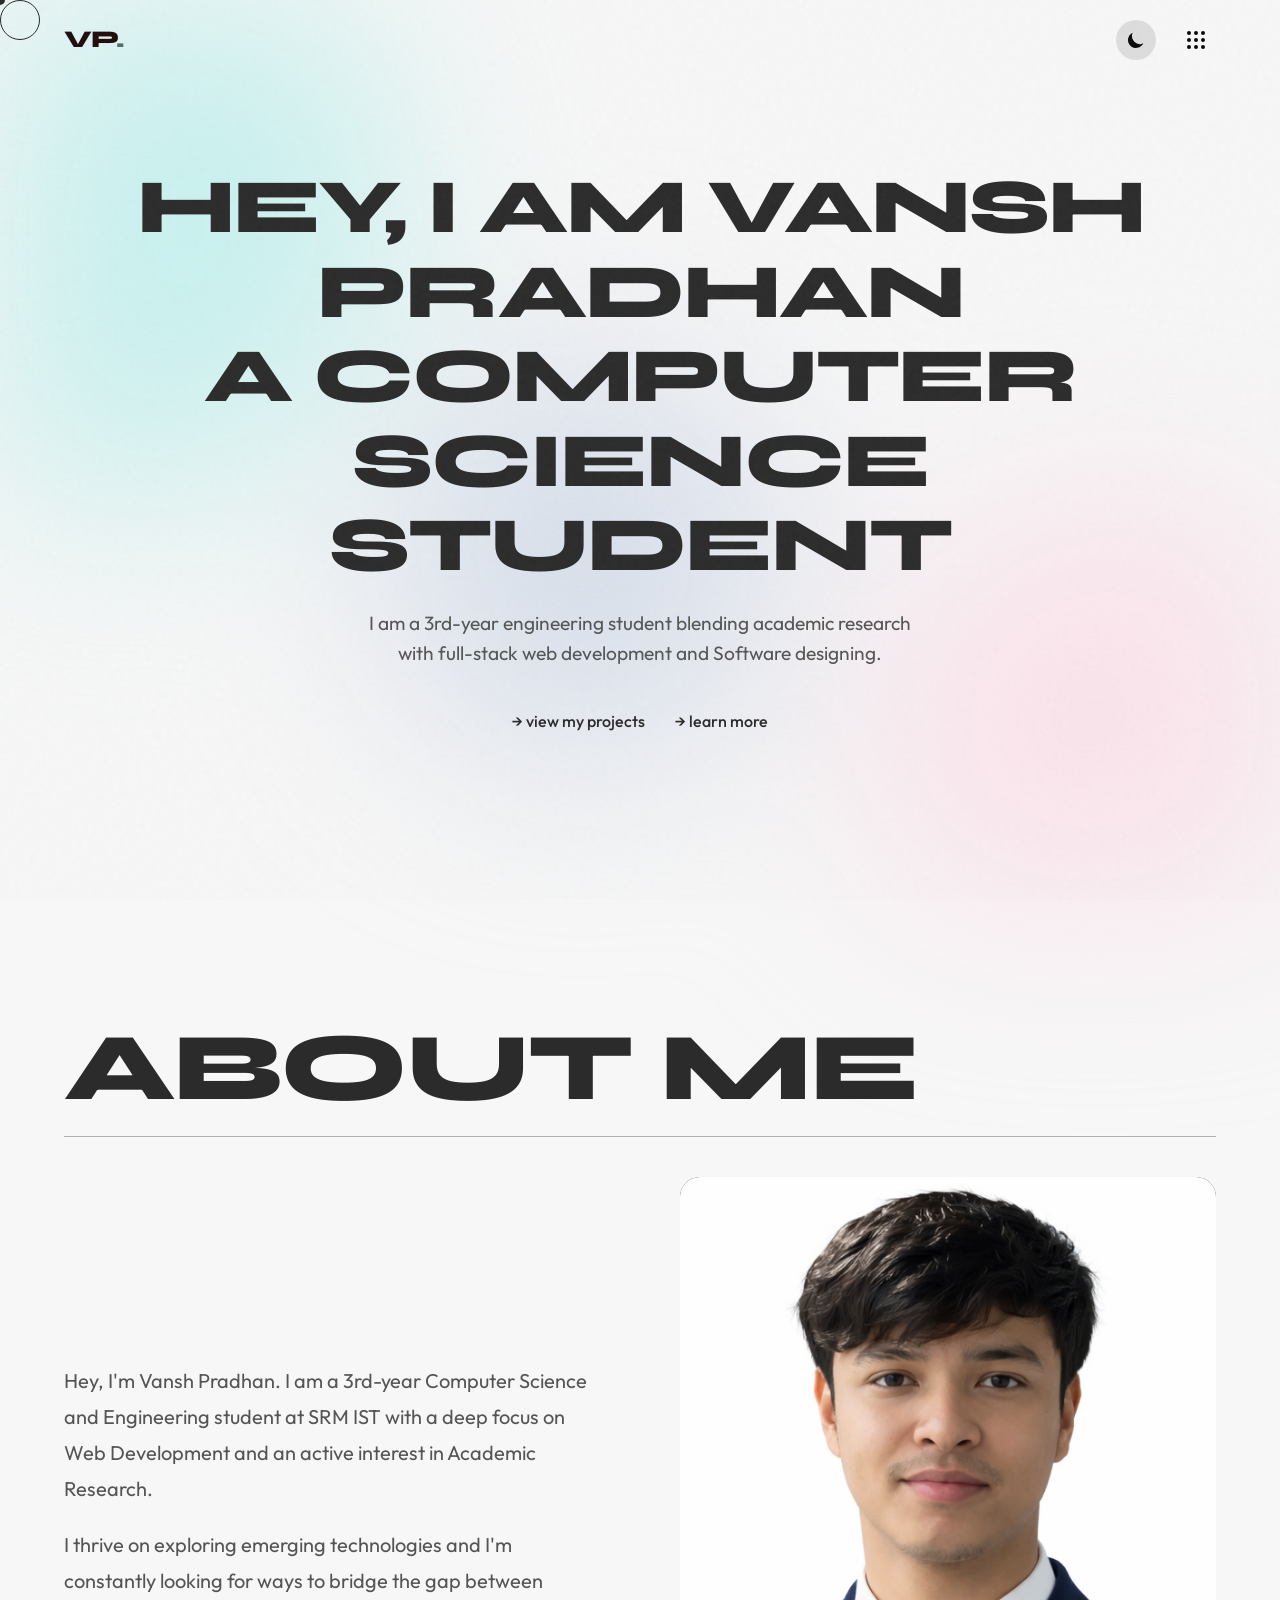
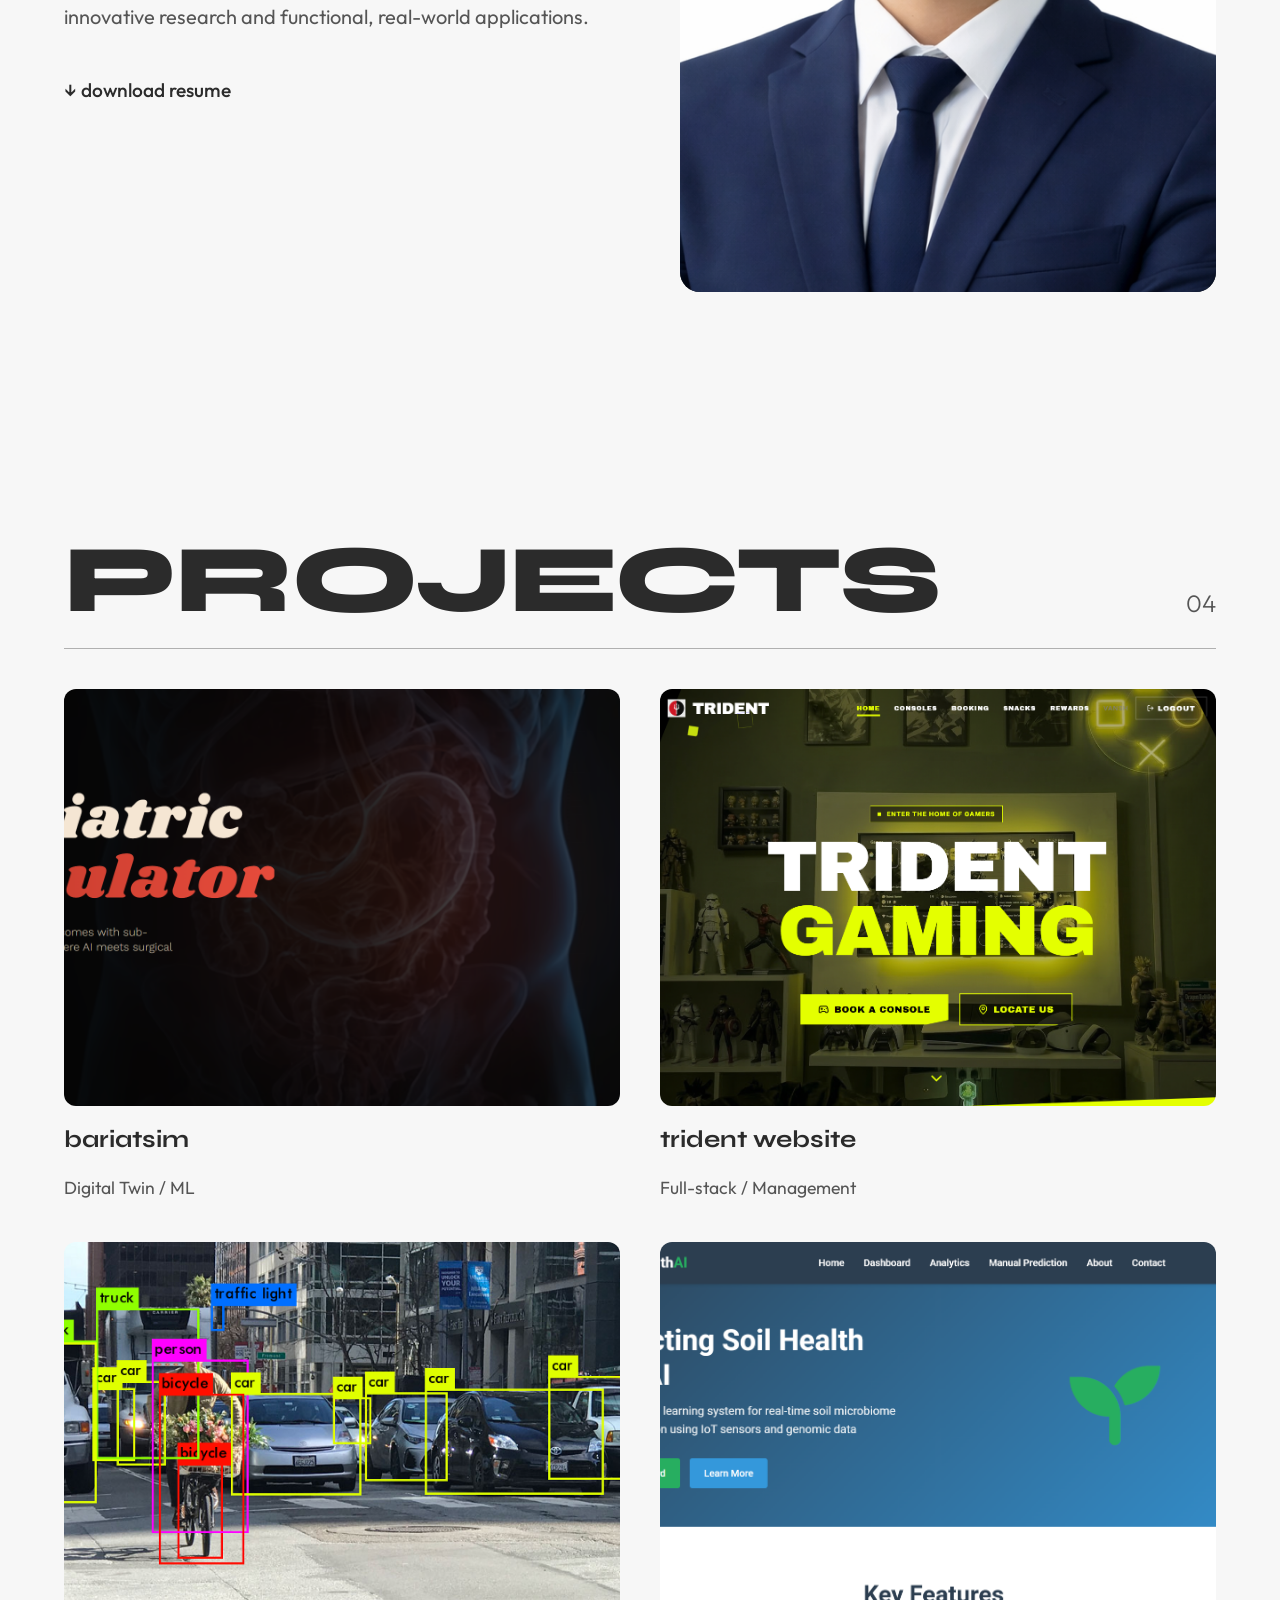
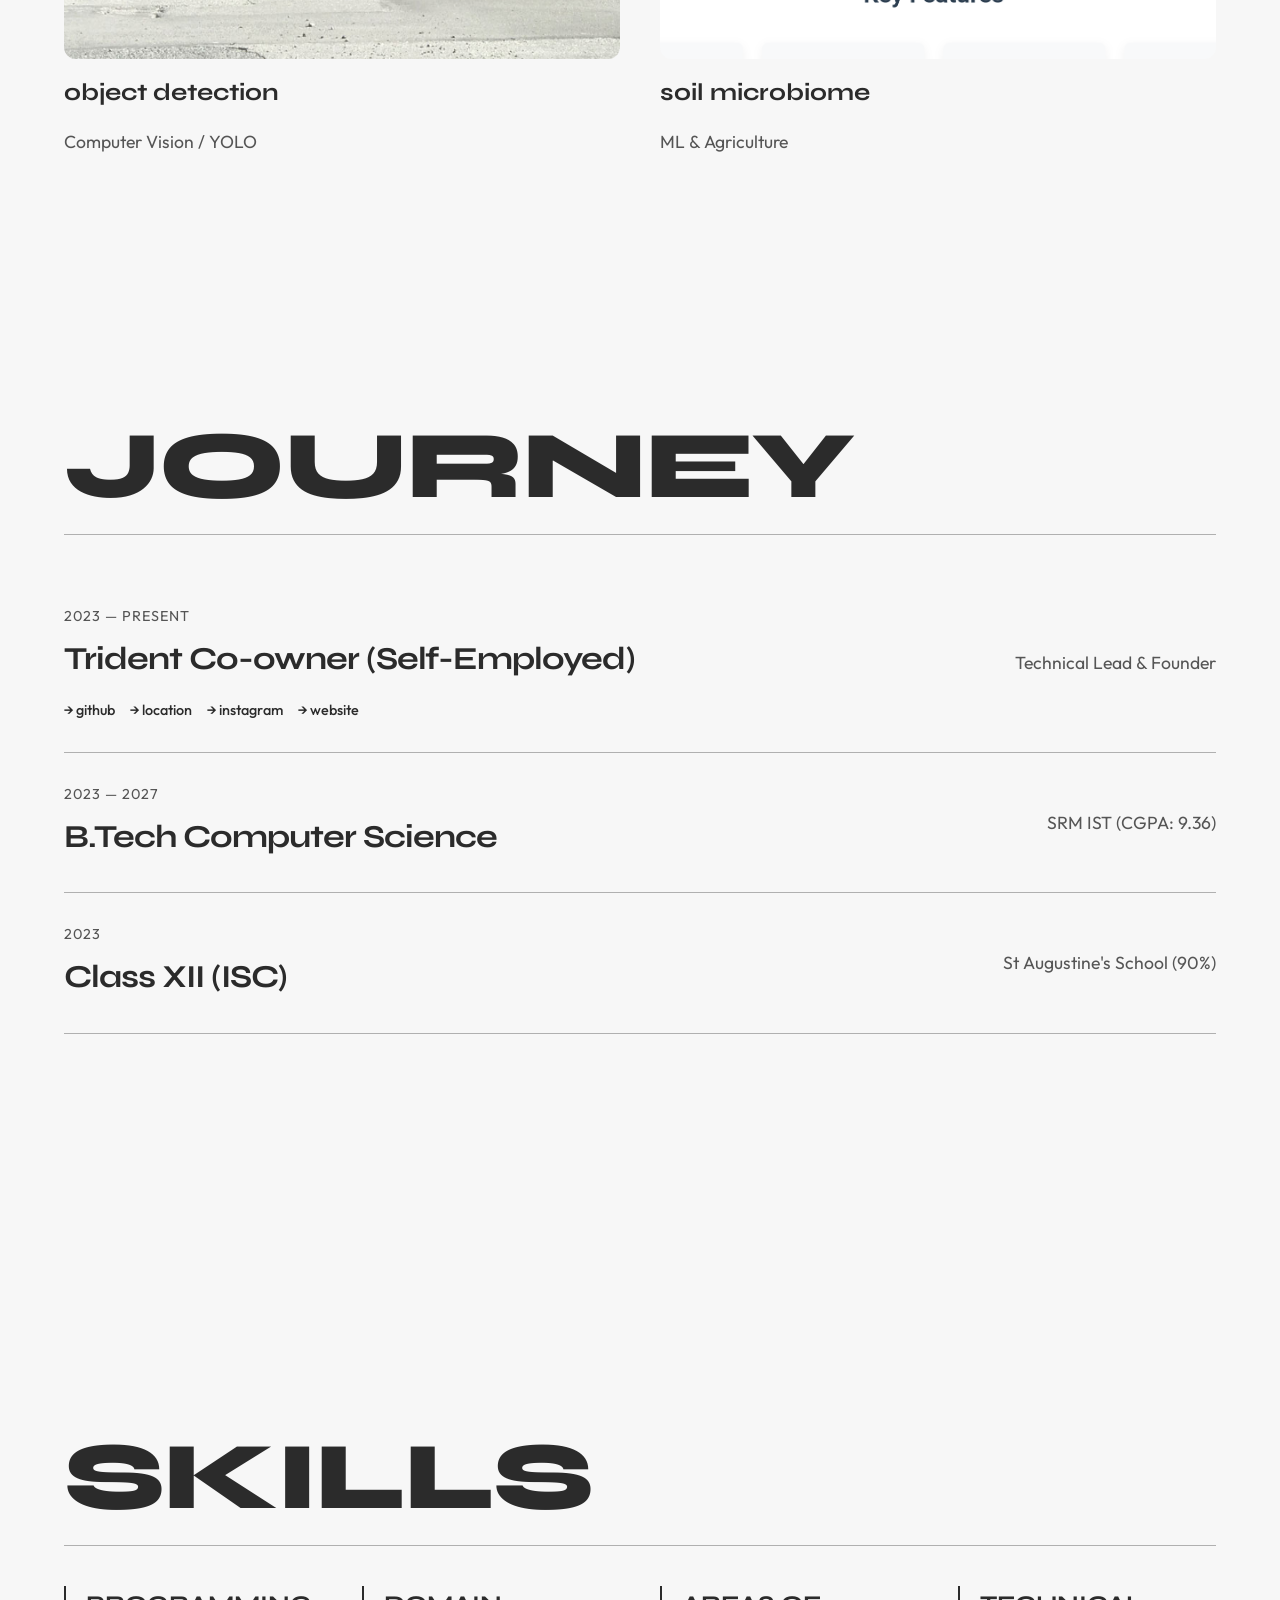
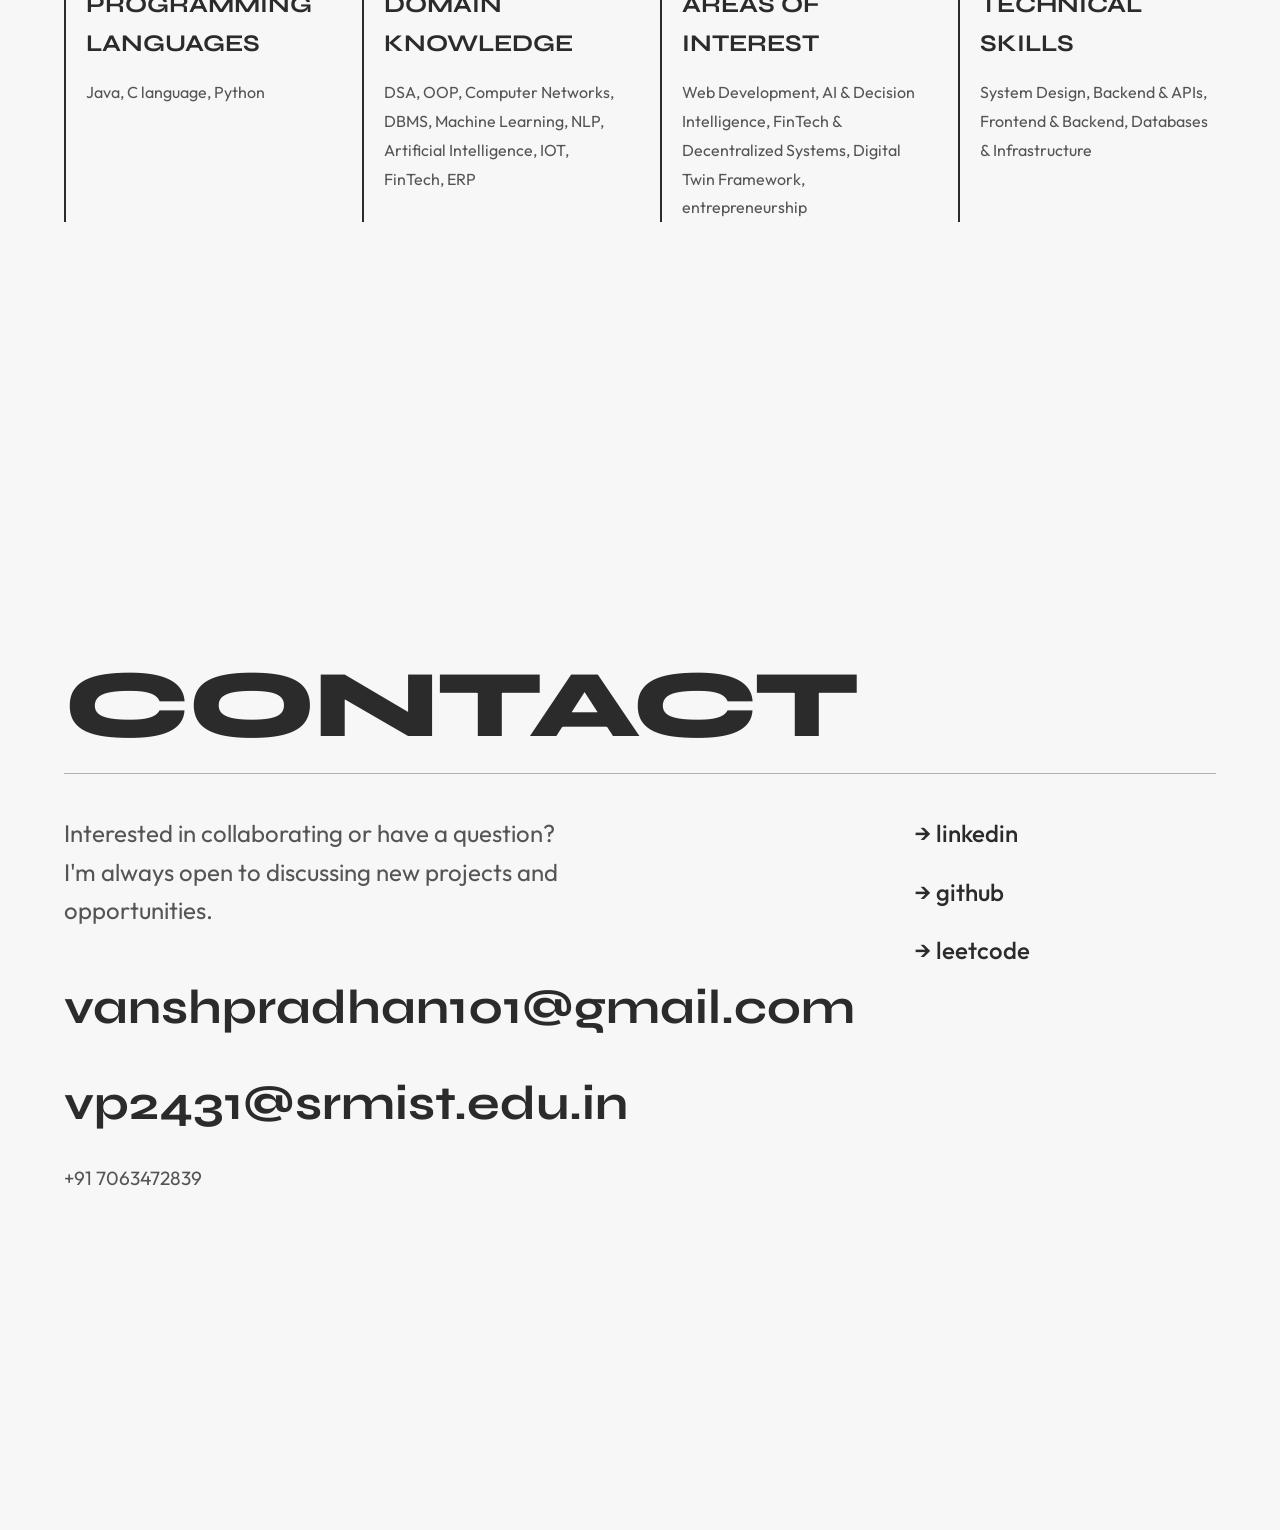
<file: index.html>
<!DOCTYPE html>
<html lang="en">
<head>
  <meta charset="UTF-8" />
  <meta name="viewport" content="width=device-width, initial-scale=1.0" />
  
  <!-- SEO & Search Indexing -->
  <meta name="google-site-verification" content="iEyz1sID57G2-86VmYLR84CkOBw5JmnvEfsdHnmLFp0" />
  <meta name="description" content="Portfolio of Vansh Pradhan, a Computer Science and Engineering student at SRM IST focusing on Web Development, ML, and Software Engineering."/>
  <meta name="keywords" content="Vansh Pradhan, Vansh Pradhan Portfolio, Software Engineer, Web Developer, SRM IST, Computer Science"/>
  
  <title>Vansh Pradhan | Portfolio</title>
  
  <link rel="preconnect" href="https://fonts.googleapis.com">
  <link rel="preconnect" href="https://fonts.gstatic.com" crossorigin>
  <!-- Using Syne for the wide, technical heading look, and Outfit for clean sans-serif body -->
  <link href="https://fonts.googleapis.com/css2?family=Outfit:wght@300;400;500;600&family=Syne:wght@600;700;800&display=swap" rel="stylesheet">
  
  <link rel="icon" type="image/png" href="assets/favicon.png?v=2">
  <link rel="stylesheet" href="css/style.css?v=2.5" />
</head>
<body class="light-theme">

  <!-- Grainy Noise Overlay -->
  <div class="noise"></div>

  <!-- Ambient Blobs -->
  <div class="blobs-container">
    <div class="blob blob-1"></div>
    <div class="blob blob-2"></div>
    <div class="blob blob-3"></div>
  </div>

  <!-- Custom Cursor -->
  <div class="cursor" id="cursor"></div>
  <div class="cursor-follower" id="cursor-follower"></div>

  <!-- Header & Navigation Trigger -->
  <header class="header">
    <a href="#home" class="logo" data-hover>VP<span class="dot">.</span></a>
    
    <div class="header-controls">
      <button class="theme-toggle" id="themeToggle" data-hover aria-label="Toggle Dark Mode">
        <svg fill="currentColor" viewBox="0 0 20 20" class="moon-icon"><path d="M17.293 13.293A8 8 0 016.707 2.707a8.001 8.001 0 1010.586 10.586z"></path></svg>
      </button>
      
      <!-- 9-dot grid menu button -->
      <button class="menu-btn" id="menuBtn" data-hover aria-label="Open Menu">
        <div class="menu-grid">
          <span></span><span></span><span></span>
          <span></span><span></span><span></span>
          <span></span><span></span><span></span>
        </div>
      </button>
    </div>
  </header>

  <!-- Fullscreen Navigation Menu -->
  <div class="nav-overlay" id="navOverlay">
    <div class="nav-content">
      <ul class="nav-links">
        <li><a href="#about" class="nav-link" data-hover><span class="nav-num">[01]</span> About</a></li>
        <li><a href="#projects" class="nav-link" data-hover><span class="nav-num">[02]</span> Projects</a></li>
        <li><a href="#journey" class="nav-link" data-hover><span class="nav-num">[03]</span> Journey</a></li>
        <li><a href="#skills" class="nav-link" data-hover><span class="nav-num">[04]</span> Skills</a></li>
        <li><a href="certifications.html" class="nav-link" data-hover><span class="nav-num">[05]</span> Certifications</a></li>
        <li><a href="#contact" class="nav-link" data-hover><span class="nav-num">[06]</span> Contact</a></li>
      </ul>
    </div>
  </div>

  <!-- Main Content Wrapper -->
  <main class="main-content" id="smooth-wrapper">
    
    <!-- HOME HERO -->
    <section class="section hero" id="home">
      <div class="container hero-container">
        <h1 class="hero-title reveal">
          HEY, I AM <span class="highlight">VANSH PRADHAN</span><br>
          A COMPUTER SCIENCE STUDENT <br>
        </h1>
        <p class="hero-subtitle reveal delay-1">
          I am a 3rd-year engineering student blending academic research <br> with full-stack web development and Software designing.
        </p>
        <div class="hero-links reveal delay-2">
          <a href="#projects" data-hover class="arrow-link">→ view my projects</a>
          <a href="#about" data-hover class="arrow-link">→ learn more</a>
        </div>
      </div>
    </section>

    <!-- ABOUT -->
    <section class="section about" id="about">
      <div class="container">
        <h2 class="section-title reveal">ABOUT ME</h2>
        <div class="section-divider reveal"></div>
        <div class="about-grid">
          <div class="about-text reveal delay-1">
            <p>
              Hey, I'm Vansh Pradhan. I am a 3rd-year Computer Science and Engineering student at SRM IST with a deep focus on Web Development and an active interest in Academic Research.
            </p>
            <p>
              I thrive on exploring emerging technologies and I'm constantly looking for ways to bridge the gap between innovative research and functional, real-world applications.
            </p>
            <div class="about-actions">
              <a href="assets/resume.pdf" target="_blank" data-hover class="arrow-link down-arrow">↓ download resume</a>
            </div>
          </div>
          <div class="about-image reveal delay-2">
            <div class="image-wrapper">
              <img src="assets/profile.png" alt="Vansh Pradhan" class="profile-photo" />
            </div>
          </div>
        </div>
      </div>
    </section>

    <!-- PROJECTS -->
    <section class="section projects" id="projects">
      <div class="container">
        <div class="section-header-row reveal">
          <h2 class="section-title">PROJECTS</h2>
          <span class="item-count">04</span>
        </div>
        <div class="section-divider reveal"></div>
        
        <div class="projects-grid">
          <!-- Project 1 -->
          <div class="project-card reveal">
            <a href="https://github.com/vanshpradhan/Digital-Twining-Of-Bariatric-Surgery-Outcome-Simulation" target="_blank" class="project-image-link" data-hover>
              <img src="assets/project-bariatsim.png" alt="BariatSim" class="project-image" onerror="this.src='data:image/svg+xml;utf8,<svg xmlns=\'http://www.w3.org/2000/svg\' width=\'100%\' height=\'100%\'><rect width=\'100%\' height=\'100%\' fill=\'%23e0e0e0\'/><text x=\'50%\' y=\'50%\' font-family=\'sans-serif\' font-size=\'20px\' fill=\'%23888\' text-anchor=\'middle\' dy=\'.3em\'>BariatSim Photo</text></svg>'"/>
            </a>
            <h3 class="project-title">bariatsim</h3>
            <span class="project-category">Digital Twin / ML</span>
          </div>
          
          <!-- Project 2 -->
          <div class="project-card reveal delay-1">
            <a href="https://github.com/vanshpradhan/Trident-gaming" target="_blank" class="project-image-link" data-hover>
              <img src="assets/project-trident.png" alt="Trident Website" class="project-image" onerror="this.src='data:image/svg+xml;utf8,<svg xmlns=\'http://www.w3.org/2000/svg\' width=\'100%\' height=\'100%\'><rect width=\'100%\' height=\'100%\' fill=\'%23e0e0e0\'/><text x=\'50%\' y=\'50%\' font-family=\'sans-serif\' font-size=\'20px\' fill=\'%23888\' text-anchor=\'middle\' dy=\'.3em\'>Trident Photo</text></svg>'"/>
            </a>
            <h3 class="project-title">trident website</h3>
            <span class="project-category">Full-stack / Management</span>
          </div>

          <!-- Project 3 -->
          <div class="project-card reveal">
            <a href="https://github.com/vanshpradhan/object-detection" target="_blank" class="project-image-link" data-hover>
              <img src="assets/project-object.png" alt="Object Detection" class="project-image" onerror="this.src='data:image/svg+xml;utf8,<svg xmlns=\'http://www.w3.org/2000/svg\' width=\'100%\' height=\'100%\'><rect width=\'100%\' height=\'100%\' fill=\'%23e0e0e0\'/><text x=\'50%\' y=\'50%\' font-family=\'sans-serif\' font-size=\'20px\' fill=\'%23888\' text-anchor=\'middle\' dy=\'.3em\'>Object Detection Photo</text></svg>'"/>
            </a>
            <h3 class="project-title">object detection</h3>
            <span class="project-category">Computer Vision / YOLO</span>
          </div>

          <!-- Project 4 -->
          <div class="project-card reveal delay-1">
            <a href="https://github.com/vanshpradhan/Soil-Microbiome-health-prediction" target="_blank" class="project-image-link" data-hover>
              <img src="assets/project-soil.png" alt="Soil Microbiome" class="project-image" onerror="this.src='data:image/svg+xml;utf8,<svg xmlns=\'http://www.w3.org/2000/svg\' width=\'100%\' height=\'100%\'><rect width=\'100%\' height=\'100%\' fill=\'%23e0e0e0\'/><text x=\'50%\' y=\'50%\' font-family=\'sans-serif\' font-size=\'20px\' fill=\'%23888\' text-anchor=\'middle\' dy=\'.3em\'>Soil Microbiome Photo</text></svg>'"/>
            </a>
            <h3 class="project-title">soil microbiome</h3>
            <span class="project-category">ML & Agriculture</span>
          </div>
        </div>
      </div>
    </section>

    <!-- JOURNEY (Experience + Education) -->
    <section class="section journey" id="journey">
      <div class="container">
        <h2 class="section-title reveal">JOURNEY</h2>
        <div class="section-divider reveal"></div>
        
        <div class="list-container">
          <!-- Experience -->
          <div class="list-item reveal">
            <div class="list-left">
              <span class="list-date">2023 — Present</span>
              <h3 class="list-title">Trident Co-owner (Self-Employed)</h3>
              <div style="display: flex; gap: 15px; margin-top: 10px; flex-wrap: wrap;">
                <a href="https://github.com/vanshpradhan/Trident-gaming" target="_blank" data-hover class="arrow-link" style="font-size: 0.9rem;">→ Github</a>
                <a href="https://share.google/cKbmFhXZz9YK1iKC4" target="_blank" data-hover class="arrow-link" style="font-size: 0.9rem;">→ Location</a>
                <a href="https://www.instagram.com/tridentcafe_official/?hl=en" target="_blank" data-hover class="arrow-link" style="font-size: 0.9rem;">→ Instagram</a>
                <a href="https://trident-gaming-cafe.onrender.com/" target="_blank" data-hover class="arrow-link" style="font-size: 0.9rem;">→ Website</a>
              </div>
            </div>
            <div class="list-right">
              <span class="list-category">Technical Lead & Founder</span>
            </div>
          </div>

          <!-- Education 1 -->
          <div class="list-item reveal">
            <div class="list-left">
              <span class="list-date">2023 — 2027</span>
              <h3 class="list-title">B.Tech Computer Science</h3>
            </div>
            <div class="list-right">
              <span class="list-category">SRM IST (CGPA: 9.36)</span>
            </div>
          </div>

          <!-- Education 2 -->
          <div class="list-item reveal">
            <div class="list-left">
              <span class="list-date">2023</span>
              <h3 class="list-title">Class XII (ISC)</h3>
            </div>
            <div class="list-right">
              <span class="list-category">St Augustine's School (90%)</span>
            </div>
          </div>
        </div>
      </div>
    </section>

    <!-- SKILLS -->
    <section class="section skills" id="skills">
      <div class="container">
        <h2 class="section-title reveal">SKILLS</h2>
        <div class="section-divider reveal"></div>
        
        <div class="skills-grid reveal delay-1">
          <div class="skill-group">
            <h4 class="skill-heading">Programming Languages</h4>
            <p>Java, C language, Python</p>
          </div>
          <div class="skill-group">
            <h4 class="skill-heading">Domain Knowledge</h4>
            <p>DSA, OOP, Computer Networks, DBMS, Machine Learning, NLP, Artificial Intelligence, IOT, FinTech, ERP</p>
          </div>
          <div class="skill-group">
            <h4 class="skill-heading">Areas of Interest</h4>
            <p>Web Development, AI & Decision Intelligence, FinTech & Decentralized Systems, Digital Twin Framework, entrepreneurship</p>
          </div>
          <div class="skill-group">
            <h4 class="skill-heading">Technical Skills</h4>
            <p>System Design, Backend & APIs, Frontend & Backend, Databases & Infrastructure</p>
          </div>
        </div>
      </div>
    </section>



    <!-- CONTACT -->
    <section class="section contact" id="contact">
      <div class="container">
        <h2 class="section-title reveal">CONTACT</h2>
        <div class="section-divider reveal"></div>
        
        <div class="contact-grid reveal delay-1">
          <div class="contact-info">
            <p class="contact-message">Interested in collaborating or have a question? I'm always open to discussing new projects and opportunities.</p>
            <a href="mailto:vanshpradhan101@gmail.com" data-hover class="contact-email">vanshpradhan101@gmail.com</a>
            <a href="mailto:vp2431@srmist.edu.in" data-hover class="contact-email">vp2431@srmist.edu.in</a>
            <p class="contact-phone">+91 7063472839</p>
          </div>
          
          <div class="contact-socials">
            <ul class="social-list">
              <li><a href="https://www.linkedin.com/in/vansh-pradhan-7a617322b/" target="_blank" data-hover class="arrow-link">→ linkedin</a></li>
              <li><a href="https://github.com/vanshpradhan" target="_blank" data-hover class="arrow-link">→ github</a></li>
              <li><a href="https://leetcode.com/u/VanshPradhan/" target="_blank" data-hover class="arrow-link">→ leetcode</a></li>
            </ul>
          </div>
        </div>
      </div>
    </section>
    
    <footer class="footer reveal">
      <div class="container">
        <div class="footer-content">
          <span>&copy; 2026 Vansh Pradhan</span>
        </div>
      </div>
    </footer>
    
  </main>

  <script src="js/main.js?v=2.0"></script>
</body>
</html>
</file>
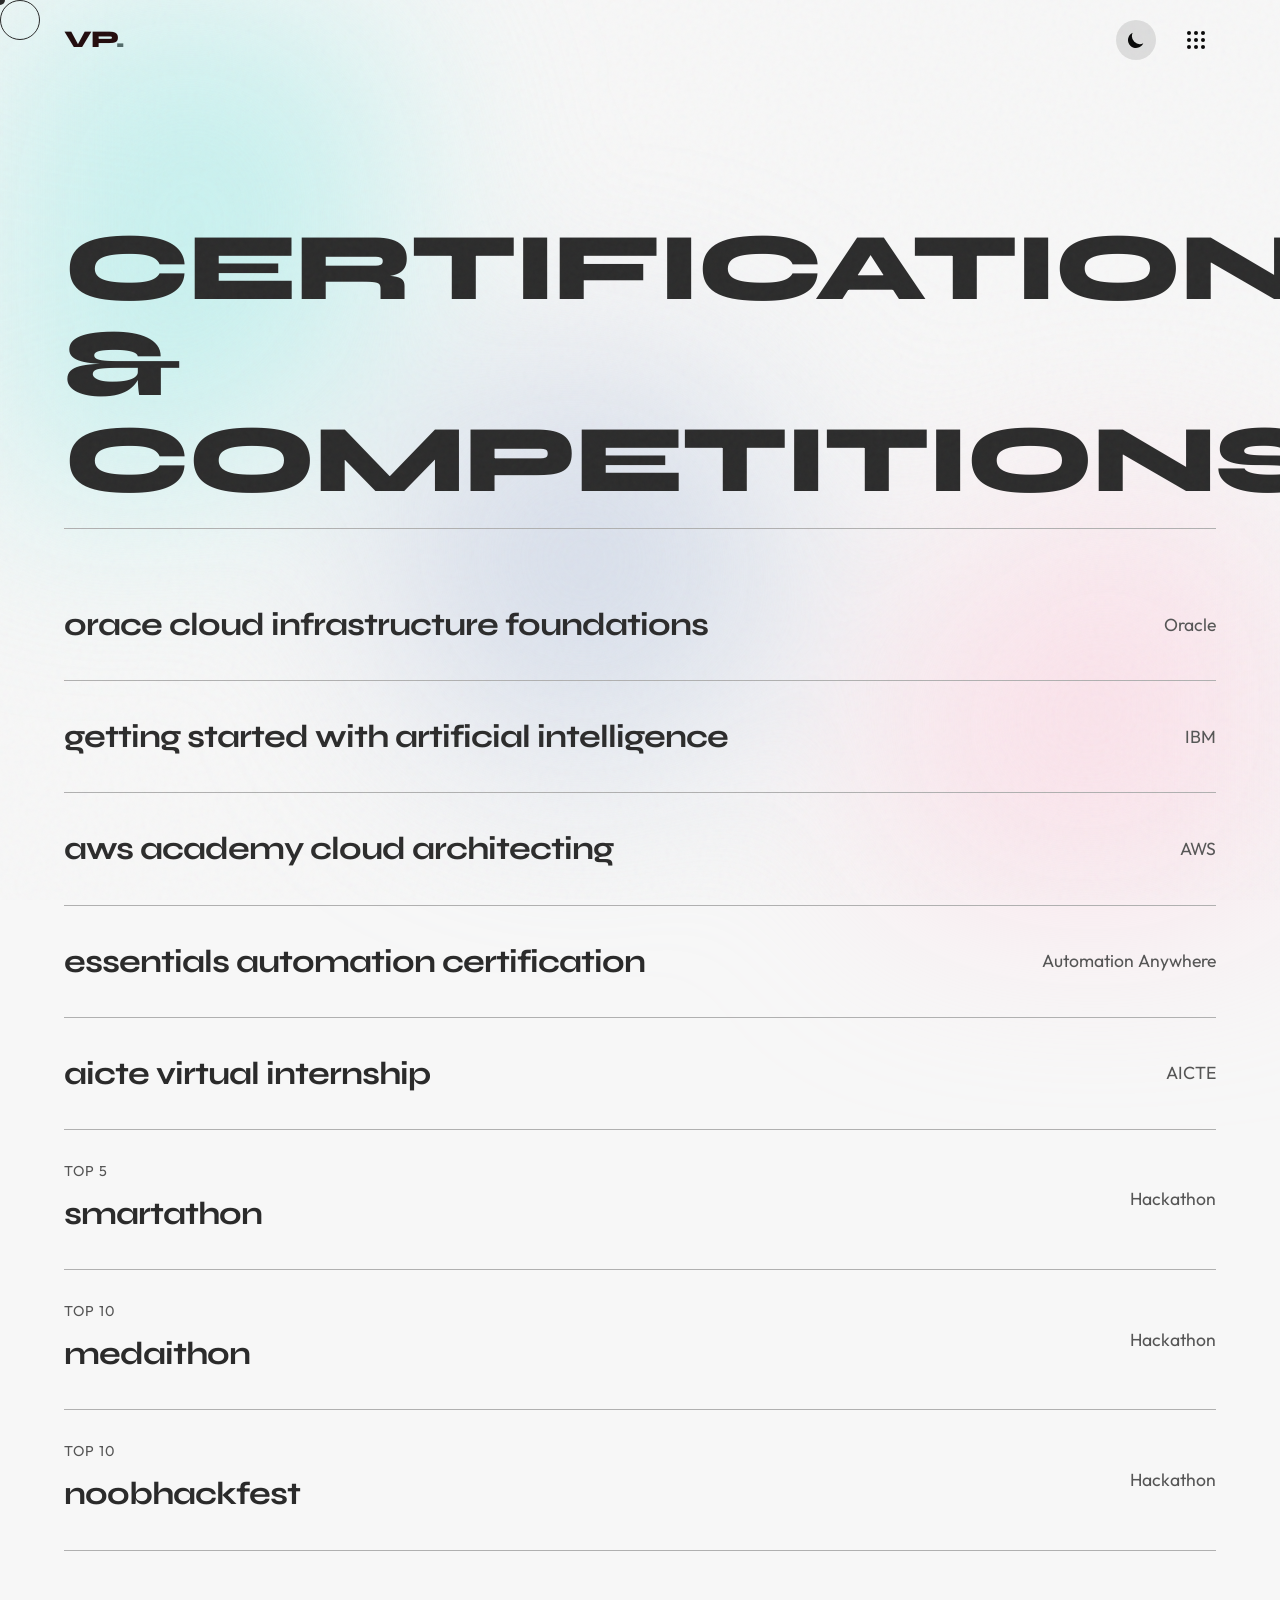
<file: certifications.html>
<!DOCTYPE html>
<html lang="en">
<head>
  <meta charset="UTF-8" />
  <meta name="viewport" content="width=device-width, initial-scale=1.0" />
  
  <!-- SEO & Search Indexing -->
  <meta name="google-site-verification" content="iEyz1sID57G2-86VmYLR84CkOBw5JmnvEfsdHnmLFp0" />
  <meta name="description" content="Certifications and Competitions of Vansh Pradhan, an engineering student exploring ML, AI, and Cloud Architecture."/>
  <meta name="keywords" content="Vansh Pradhan, Vansh Pradhan Certifications, Oracle, AWS, IBM AI, SRM IST"/>
  
  <title>Certifications | Vansh Pradhan</title>
  
  <link rel="preconnect" href="https://fonts.googleapis.com">
  <link rel="preconnect" href="https://fonts.gstatic.com" crossorigin>
  <!-- Using Syne for the wide, technical heading look, and Outfit for clean sans-serif body -->
  <link href="https://fonts.googleapis.com/css2?family=Outfit:wght@300;400;500;600&family=Syne:wght@600;700;800&display=swap" rel="stylesheet">
  
  <link rel="icon" type="image/png" href="assets/favicon.png?v=2">
  <link rel="stylesheet" href="css/style.css?v=2.5" />
</head>
<body class="light-theme">

  <!-- Grainy Noise Overlay -->
  <div class="noise"></div>

  <!-- Ambient Blobs -->
  <div class="blobs-container">
    <div class="blob blob-1"></div>
    <div class="blob blob-2"></div>
    <div class="blob blob-3"></div>
  </div>

  <!-- Custom Cursor -->
  <div class="cursor" id="cursor"></div>
  <div class="cursor-follower" id="cursor-follower"></div>

  <!-- Header & Navigation Trigger -->
  <header class="header">
    <a href="index.html#home" class="logo" data-hover>VP<span class="dot">.</span></a>
    
    <div class="header-controls">
      <button class="theme-toggle" id="themeToggle" data-hover aria-label="Toggle Dark Mode">
        <svg fill="currentColor" viewBox="0 0 20 20" class="moon-icon"><path d="M17.293 13.293A8 8 0 016.707 2.707a8.001 8.001 0 1010.586 10.586z"></path></svg>
      </button>
      
      <!-- 9-dot grid menu button -->
      <button class="menu-btn" id="menuBtn" data-hover aria-label="Open Menu">
        <div class="menu-grid">
          <span></span><span></span><span></span>
          <span></span><span></span><span></span>
          <span></span><span></span><span></span>
        </div>
      </button>
    </div>
  </header>

  <!-- Fullscreen Navigation Menu -->
  <div class="nav-overlay" id="navOverlay">
    <div class="nav-content">
      <ul class="nav-links">
        <li><a href="index.html#about" class="nav-link" data-hover><span class="nav-num">[01]</span> About</a></li>
        <li><a href="index.html#projects" class="nav-link" data-hover><span class="nav-num">[02]</span> Projects</a></li>
        <li><a href="index.html#journey" class="nav-link" data-hover><span class="nav-num">[03]</span> Journey</a></li>
        <li><a href="index.html#skills" class="nav-link" data-hover><span class="nav-num">[04]</span> Skills</a></li>
        <li><a href="#" class="nav-link" data-hover><span class="nav-num">[05]</span> Certifications</a></li>
        <li><a href="index.html#contact" class="nav-link" data-hover><span class="nav-num">[06]</span> Contact</a></li>
      </ul>
    </div>
  </div>

  <!-- Main Content Wrapper -->
  <main class="main-content" id="smooth-wrapper">
    
    <!-- SPACER for layout -->
    <div style="height: 100px;"></div>    <!-- CERTIFICATIONS & COMPETITIONS -->
    <section class="section certifications" id="certifications">
      <div class="container">
        <div class="section-header-row reveal">
          <h2 class="section-title">CERTIFICATIONS & COMPETITIONS</h2>
          <span class="item-count">08</span>
        </div>
        <div class="section-divider reveal"></div>
        
        <div class="list-container">
          <div class="list-item reveal">
            <div class="list-left">
              <h3 class="list-title lowercase">orace cloud infrastructure foundations</h3>
            </div>
            <div class="list-right"><span class="list-category">Oracle</span></div>
          </div>
          <div class="list-item reveal">
            <div class="list-left">
              <h3 class="list-title lowercase">getting started with artificial intelligence</h3>
            </div>
            <div class="list-right"><span class="list-category">IBM</span></div>
          </div>
          <div class="list-item reveal">
            <div class="list-left">
              <h3 class="list-title lowercase">aws academy cloud architecting</h3>
            </div>
            <div class="list-right"><span class="list-category">AWS</span></div>
          </div>
          <div class="list-item reveal">
            <div class="list-left">
              <h3 class="list-title lowercase">essentials automation certification</h3>
            </div>
            <div class="list-right"><span class="list-category">Automation Anywhere</span></div>
          </div>
          <div class="list-item reveal">
            <div class="list-left">
              <h3 class="list-title lowercase">aicte virtual internship</h3>
            </div>
            <div class="list-right"><span class="list-category">AICTE</span></div>
          </div>
          
          <!-- Competitions -->
          <div class="list-item reveal">
            <div class="list-left">
              <span class="list-date">Top 5</span>
              <h3 class="list-title lowercase">smartathon</h3>
            </div>
            <div class="list-right"><span class="list-category">Hackathon</span></div>
          </div>
          <div class="list-item reveal">
            <div class="list-left">
              <span class="list-date">Top 10</span>
              <h3 class="list-title lowercase">medaithon</h3>
            </div>
            <div class="list-right"><span class="list-category">Hackathon</span></div>
          </div>
          <div class="list-item reveal">
            <div class="list-left">
              <span class="list-date">Top 10</span>
              <h3 class="list-title lowercase">noobhackfest</h3>
            </div>
            <div class="list-right"><span class="list-category">Hackathon</span></div>
          </div>
        </div>
      </div>
    </section>


    <footer class="footer reveal">
      <div class="container">
        <div class="footer-content">
          <span>&copy; 2026 Vansh Pradhan</span>
        </div>
      </div>
    </footer>
    
  </main>

  <script src="js/main.js?v=2.0"></script>
</body>
</html>
</file>
<file: css/style.css>
/* ===== CONFIGURATION & VARIABLES ===== */
:root {
  /* Colors - Light Theme */
  --bg-color: #f7f7f7;
  --text-color: #2b2b2b;
  --text-muted: #555555;
  --accent-color: #2b2b2b;
  --border-color: #b0b0b0;
  --blob-opacity: 0.6;
  
  /* Fonts */
  --font-heading: 'Syne', sans-serif;
  --font-body: 'Outfit', sans-serif;
  
  /* Sizes */
  --max-width: 1200px;
  --nav-height: 80px;
}

[data-theme="dark"] {
  --bg-color: #121415;
  --text-color: #eaeaea;
  --text-muted: #a0a0a0;
  --accent-color: #eaeaea;
  --border-color: #333333;
  --blob-opacity: 0.4;
}

/* ===== RESET & BASE ===== */
* {
  margin: 0;
  padding: 0;
  box-sizing: border-box;
}

html {
  scroll-behavior: auto; /* Using JS for smoother scroll if needed, else base is okay */
  overflow-x: hidden;
  font-size: 16px;
  -ms-overflow-style: none;  /* IE and Edge */
  scrollbar-width: none;  /* Firefox */
}

/* Hide scrollbar for Chrome, Safari and Opera */
::-webkit-scrollbar {
  display: none;
}

body {
  font-family: var(--font-body);
  background-color: var(--bg-color);
  color: var(--text-color);
  line-height: 1.6;
  overflow-x: hidden;
  position: relative;
  transition: background-color 0.5s ease, color 0.5s ease;
  cursor: none; /* Hide default cursor */
}

a {
  color: inherit;
  text-decoration: none;
  cursor: none;
}

ul {
  list-style: none;
}

button {
  background: none;
  border: none;
  cursor: none;
  color: inherit;
  font-family: inherit;
}

/* ===== EFFECTS: NOISE & BLOBS ===== */
.noise {
  position: fixed;
  top: 0;
  left: 0;
  width: 100vw;
  height: 100vh;
  pointer-events: none;
  z-index: 999;
  opacity: 0.04;
  /* Basic static noise generated from SVG data URI */
  background-image: url("data:image/svg+xml,%3Csvg viewBox='0 0 200 200' xmlns='http://www.w3.org/2000/svg'%3E%3Cfilter id='noiseFilter'%3E%3CfeTurbulence type='fractalNoise' baseFrequency='0.85' numOctaves='3' stitchTiles='stitch'/%3E%3C/filter%3E%3Crect width='100%25' height='100%25' filter='url(%23noiseFilter)'/%3E%3C/svg%3E");
}

.blobs-container {
  position: fixed;
  top: 0;
  left: 0;
  width: 100vw;
  height: 100vh;
  overflow: hidden;
  z-index: -1;
  pointer-events: none;
  filter: blur(100px);
}

.blob {
  position: absolute;
  border-radius: 50%;
  opacity: var(--blob-opacity);
  animation: float 20s infinite ease-in-out alternate;
  mix-blend-mode: multiply;
}

[data-theme="dark"] .blob {
  mix-blend-mode: screen;
}

.blob-1 {
  width: 600px;
  height: 600px;
  background: #a8edea;
  top: -100px;
  left: -200px;
  animation-delay: 0s;
}

.blob-2 {
  width: 500px;
  height: 500px;
  background: #fed6e3;
  bottom: -100px;
  right: -100px;
  animation-delay: -5s;
}

.blob-3 {
  width: 400px;
  height: 400px;
  background: #c3cfe2;
  top: 40%;
  left: 30%;
  animation-delay: -10s;
}

@keyframes float {
  0% { transform: translate(0, 0) scale(1); }
  50% { transform: translate(100px, 50px) scale(1.1); }
  100% { transform: translate(-50px, 100px) scale(0.9); }
}

/* ===== CUSTOM CURSOR ===== */
.cursor {
  position: fixed;
  top: 0;
  left: 0;
  width: 10px;
  height: 10px;
  background-color: var(--accent-color);
  border-radius: 50%;
  transform: translate(-50%, -50%);
  pointer-events: none;
  z-index: 9999;
  transition: width 0.3s, height 0.3s, background-color 0.3s, mix-blend-mode 0.3s;
}

.cursor-follower {
  position: fixed;
  top: 0;
  left: 0;
  width: 40px;
  height: 40px;
  border: 1px solid var(--accent-color);
  border-radius: 50%;
  transform: translate(-50%, -50%);
  pointer-events: none;
  z-index: 9998;
  transition: transform 0.1s ease-out, width 0.3s, height 0.3s;
}

.cursor.hovering {
  width: 60px;
  height: 60px;
  background-color: rgba(0,0,0,0.1);
  mix-blend-mode: difference;
  backdrop-filter: invert(100%);
}
[data-theme="dark"] .cursor.hovering {
  background-color: rgba(255,255,255,0.8);
}

.cursor-follower.hovering {
  opacity: 0;
  width: 60px;
  height: 60px;
}

/* ===== TYPOGRAPHY & LAYOUT ===== */
.container {
  width: 90%;
  max-width: var(--max-width);
  margin: 0 auto;
}

.section {
  padding: 120px 0;
  min-height: 100vh;
  display: flex;
  flex-direction: column;
  justify-content: center;
}

.section-title {
  font-family: var(--font-heading);
  font-size: clamp(3rem, 8vw, 6rem);
  font-weight: 800;
  text-transform: uppercase;
  letter-spacing: -2px;
  line-height: 1;
  color: var(--text-color);
  margin-bottom: 20px;
}

.section-header-row {
  display: flex;
  justify-content: space-between;
  align-items: flex-end;
}

.item-count {
  font-family: var(--font-body);
  font-size: 1.5rem;
  font-weight: 300;
  color: var(--text-muted);
  margin-bottom: 25px;
}

.section-divider {
  width: 100%;
  height: 1px;
  background-color: var(--border-color);
  margin-bottom: 40px;
}

.arrow-link {
  display: inline-flex;
  align-items: center;
  font-size: 1rem;
  font-weight: 500;
  text-transform: lowercase;
  gap: 8px;
  position: relative;
  transition: color 0.3s;
}

.arrow-link::after {
  content: '';
  position: absolute;
  width: 0%;
  height: 1px;
  bottom: -4px;
  left: 0;
  background-color: var(--accent-color);
  transition: width 0.3s ease;
}

.arrow-link:hover::after {
  width: 100%;
}

/* ===== HEADER & NAVIGATION ===== */
.header {
  position: fixed;
  top: 0;
  left: 0;
  width: 100%;
  height: var(--nav-height);
  padding: 0 5%;
  display: flex;
  justify-content: space-between;
  align-items: center;
  z-index: 100;
  mix-blend-mode: difference;
  color: #fff;
}

.logo {
  font-family: var(--font-heading);
  font-size: 1.5rem;
  font-weight: 800;
  letter-spacing: -1px;
}
.logo .dot { color: #888; }

.header-controls {
  display: flex;
  align-items: center;
  gap: 20px;
}

.theme-toggle {
  width: 40px;
  height: 40px;
  display: flex;
  justify-content: center;
  align-items: center;
  border-radius: 50%;
  background: rgba(255,255,255,0.1);
  backdrop-filter: blur(5px);
  color: #fff;
}
.theme-toggle svg { width: 20px; height: 20px; }

.menu-btn {
  width: 40px;
  height: 40px;
  display: flex;
  justify-content: center;
  align-items: center;
}

.menu-grid {
  display: grid;
  grid-template-columns: repeat(3, 4px);
  grid-template-rows: repeat(3, 4px);
  gap: 3px;
}
.menu-grid span {
  display: block;
  width: 4px;
  height: 4px;
  background-color: #fff;
  border-radius: 50%;
  transition: transform 0.3s ease;
}

.menu-btn.active .menu-grid span {
  transform: scale(0);
}
.menu-btn.active .menu-grid span:nth-child(5) {
  transform: scale(3);
  background-color: #ff5555;
}

/* Fullscreen Nav Menu */
.nav-overlay {
  position: fixed;
  top: 0;
  left: 0;
  width: 100vw;
  height: 100vh;
  background-color: var(--bg-color);
  color: var(--text-color);
  z-index: 90;
  display: flex;
  align-items: center;
  padding-left: 10%;
  opacity: 0;
  pointer-events: none;
  transition: opacity 0.5s ease;
}

.nav-overlay.active {
  opacity: 1;
  pointer-events: all;
}

.nav-links li {
  margin: 20px 0;
  transform: translateY(30px);
  opacity: 0;
  transition: transform 0.5s ease, opacity 0.5s ease;
}
.nav-overlay.active .nav-links li {
  transform: translateY(0);
  opacity: 1;
}

/* staggered animation */
.nav-overlay.active .nav-links li:nth-child(1) { transition-delay: 0.1s; }
.nav-overlay.active .nav-links li:nth-child(2) { transition-delay: 0.2s; }
.nav-overlay.active .nav-links li:nth-child(3) { transition-delay: 0.3s; }
.nav-overlay.active .nav-links li:nth-child(4) { transition-delay: 0.4s; }
.nav-overlay.active .nav-links li:nth-child(5) { transition-delay: 0.5s; }
.nav-overlay.active .nav-links li:nth-child(6) { transition-delay: 0.6s; }

.nav-link {
  font-family: var(--font-heading);
  font-size: clamp(2.5rem, 6vw, 4rem);
  font-weight: 700;
  text-transform: uppercase;
  display: flex;
  align-items: center;
  gap: 20px;
}

.nav-num {
  font-family: var(--font-body);
  font-size: 1rem;
  color: var(--text-muted);
  font-weight: 400;
}

.nav-link:hover {
  -webkit-text-stroke: 1px var(--text-color);
  color: transparent;
}

/* ===== HERO SECTION ===== */
.hero {
  text-align: center;
  align-items: center;
  justify-content: center;
}

.hero-title {
  font-family: var(--font-heading);
  font-size: clamp(2.5rem, 6vw, 5rem);
  font-weight: 800;
  line-height: 1.1;
  text-transform: uppercase;
  letter-spacing: -2px;
  margin-bottom: 20px;
}

.hero-subtitle {
  font-size: 1.2rem;
  color: var(--text-muted);
  max-width: 600px;
  margin: 0 auto 40px;
}

.hero-links {
  display: flex;
  gap: 30px;
  justify-content: center;
}

/* ===== ABOUT SECTION ===== */
.about-grid {
  display: grid;
  grid-template-columns: 1fr 1fr;
  gap: 80px;
  align-items: center;
}

.about-text p {
  font-size: 1.25rem;
  color: var(--text-muted);
  margin-bottom: 20px;
  line-height: 1.8;
}

.about-actions {
  margin-top: 40px;
}

.down-arrow {
  font-size: 1.2rem;
}

/* Profile Placeholder */
.image-wrapper {
  width: 100%;
  aspect-ratio: 3/4;
  border-radius: 20px;
  overflow: hidden;
  position: relative;
  background: var(--text-color);
}
.profile-photo {
  width: 100%;
  height: 100%;
  object-fit: cover;
  object-position: center top;
  display: block;
}

/* ===== LIST COMPONENT (JOURNEY, PROJECTS, CERTS) ===== */
.list-container {
  display: flex;
  flex-direction: column;
}

.list-item {
  display: flex;
  justify-content: space-between;
  align-items: center;
  padding: 30px 0;
  border-bottom: 1px solid var(--border-color);
  transition: padding 0.3s ease;
}

.interactive-list-item:hover {
  padding-left: 20px;
  padding-right: 20px;
  background: rgba(100, 100, 100, 0.05);
}

.list-left {
  display: flex;
  flex-direction: column;
  gap: 5px;
}

.list-date {
  font-size: 0.9rem;
  color: var(--text-muted);
  text-transform: uppercase;
  letter-spacing: 1px;
}

.list-title {
  font-family: var(--font-heading);
  font-size: 2rem;
  font-weight: 700;
  letter-spacing: -1px;
}

.list-title.lowercase {
  text-transform: lowercase;
}

.list-right {
  text-align: right;
}

.list-category {
  font-size: 1.1rem;
  color: var(--text-muted);
}

/* ===== PROJECTS GRID ===== */
.projects-grid {
  display: grid;
  grid-template-columns: repeat(auto-fit, minmax(400px, 1fr));
  gap: 40px;
}

.project-card {
  display: flex;
  flex-direction: column;
  gap: 15px;
}

.project-image-link {
  width: 100%;
  aspect-ratio: 4 / 3;
  display: block;
  overflow: hidden;
  border-radius: 12px;
  position: relative;
  background-color: var(--border-color);
}

.project-image {
  width: 100%;
  height: 100%;
  object-fit: cover;
  transition: transform 0.5s ease;
  display: block; /* removes bottom gap */
}

.project-image-link:hover .project-image {
  transform: scale(1.05);
}

.project-title {
  font-family: var(--font-heading);
  font-size: 1.5rem;
  font-weight: 700;
  text-transform: lowercase;
}

.project-category {
  font-size: 1.1rem;
  color: var(--text-muted);
}

/* ===== SKILLS ===== */
.skills-grid {
  display: grid;
  grid-template-columns: repeat(auto-fit, minmax(250px, 1fr));
  gap: 40px;
}

.skill-group {
  border-left: 2px solid var(--text-color);
  padding-left: 20px;
}

.skill-heading {
  font-family: var(--font-heading);
  font-size: 1.5rem;
  margin-bottom: 15px;
  text-transform: uppercase;
}

.skill-group p {
  color: var(--text-muted);
  line-height: 1.8;
}

/* ===== CONTACT ===== */
.contact-grid {
  display: grid;
  grid-template-columns: 1.5fr 1fr;
  gap: 60px;
}

.contact-message {
  font-size: 1.5rem;
  color: var(--text-muted);
  margin-bottom: 40px;
  max-width: 500px;
}

.contact-email {
  display: block;
  font-family: var(--font-heading);
  font-size: clamp(1.5rem, 4vw, 3rem);
  font-weight: 700;
  margin-bottom: 20px;
  transition: color 0.3s;
}
.contact-email:hover {
  color: #888;
}

.contact-phone {
  font-size: 1.2rem;
  color: var(--text-muted);
}

.social-list {
  display: flex;
  flex-direction: column;
  gap: 20px;
}

.social-list a {
  font-size: 1.5rem;
}

/* ===== FOOTER ===== */
.footer {
  padding: 40px 0;
  border-top: 1px solid var(--border-color);
}

.footer-content {
  display: flex;
  justify-content: space-between;
  color: var(--text-muted);
  font-size: 0.9rem;
  text-transform: uppercase;
  letter-spacing: 1px;
}

/* ===== ANIMATIONS ===== */
.reveal {
  opacity: 0;
  transform: translateY(50px);
  transition: all 0.8s cubic-bezier(0.5, 0, 0, 1);
}

.reveal.active {
  opacity: 1;
  transform: translateY(0);
}

.delay-1 { transition-delay: 0.1s; }
.delay-2 { transition-delay: 0.2s; }
.delay-3 { transition-delay: 0.3s; }

/* Responsive adjustments */
@media (max-width: 768px) {
  .section {
    padding: 80px 0;
  }

  .about-grid, .contact-grid {
    grid-template-columns: 1fr;
    gap: 40px;
  }
  
  .projects-grid {
    grid-template-columns: 1fr;
    gap: 30px;
  }

  .list-item {
    flex-direction: column;
    align-items: flex-start;
    gap: 10px;
  }
  
  .list-right {
    text-align: left;
  }
  
  .hero-title {
    font-size: 2.5rem;
  }
  
  .hero-links {
    flex-direction: column;
    gap: 15px;
  }
}
</file>
